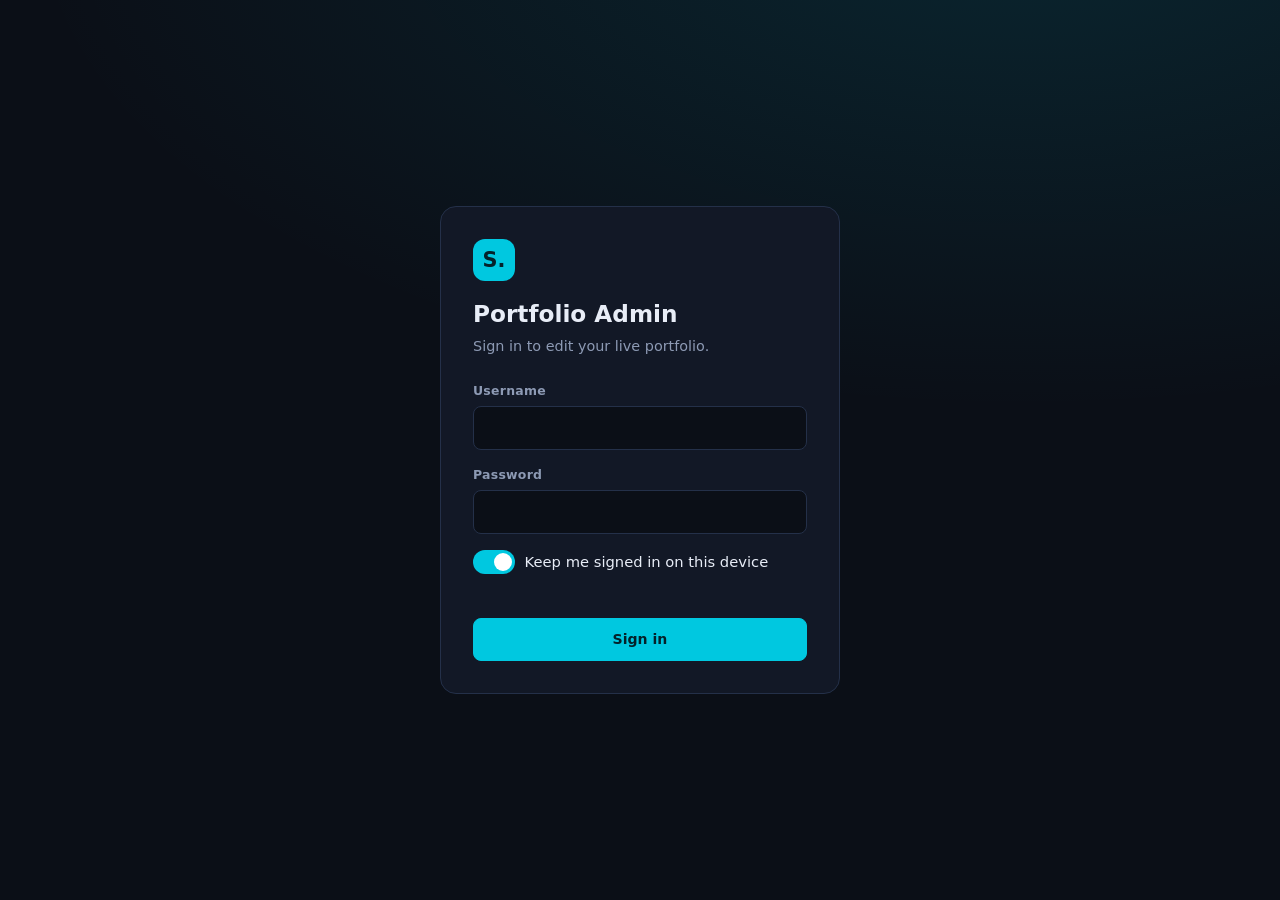
<file: admin/index.html>
<!DOCTYPE html>
<html lang="en">
<head>
<meta charset="UTF-8">
<meta name="viewport" content="width=device-width, initial-scale=1.0">
<meta name="robots" content="noindex,nofollow">
<title>Portfolio Admin</title>
<link rel="icon" href="data:image/svg+xml,<svg xmlns='http://www.w3.org/2000/svg' viewBox='0 0 100 100'><text y='.9em' font-size='90'>⚙️</text></svg>">
<link rel="stylesheet" href="admin.css">
</head>
<body>

<!-- LOGIN -->
<div id="login" hidden>
  <form class="login-card" id="loginForm" autocomplete="on">
    <div class="mark">S.</div>
    <h1>Portfolio Admin</h1>
    <p class="sub">Sign in to edit your live portfolio.</p>
    <div class="field"><label for="lu">Username</label><input id="lu" name="username" autocomplete="username" autocapitalize="none" required></div>
    <div class="field"><label for="lp">Password</label><input id="lp" name="password" type="password" autocomplete="current-password" required></div>
    <label class="toggle" style="margin-bottom:1rem"><input type="checkbox" id="lkeep" checked><span>Keep me signed in on this device</span></label>
    <div class="err" id="lerr"></div>
    <button class="btn primary" style="width:100%" type="submit" id="lbtn">Sign in</button>
  </form>
</div>

<!-- APP -->
<div id="app" hidden>
  <header class="top">
    <h1><div class="mark">S.</div><span class="txt">Portfolio Admin</span></h1>
    <span class="pill" id="status">Loading…</span>
    <button class="btn only-small" id="btnPreview">👁 Preview</button>
    <a class="btn" id="btnView" href="../index.html" target="_blank" rel="noopener">View site ↗</a>
    <button class="btn primary" id="btnPublish">🚀 Publish</button>
  </header>
  <nav class="side" id="side"></nav>
  <main class="main" id="main"></main>
  <aside class="preview" id="preview">
    <div class="pv-bar">
      <b>Live preview</b>
      <button class="btn sm" id="pvDesk">🖥 Desktop</button>
      <button class="btn sm" id="pvMob">📱 Mobile</button>
      <button class="btn sm only-small" id="pvClose">✕ Close</button>
    </div>
    <div class="pv-stage" id="pvStage"><iframe id="pvFrame" title="Preview"></iframe></div>
  </aside>
</div>

<div id="modalRoot"></div>
<div id="toasts"></div>
<script src="../assets/site.js"></script>
<script src="admin.js"></script>
</body>
</html>
</file>
<file: admin/admin.css>
:root{
  --bg:#0b0f17;--panel:#121826;--panel2:#171f30;--line:#243049;--text:#e8edf7;--muted:#8d9ab4;
  --brand:#00c8e0;--brand-ink:#04222a;--danger:#ff5d6c;--ok:#35d49a;--warn:#ffb84a;--r:10px;
  font-family:system-ui,-apple-system,"Segoe UI",Roboto,sans-serif;color-scheme:dark;
}
*{box-sizing:border-box;margin:0;padding:0}
html,body{height:100%}
body{background:var(--bg);color:var(--text);font-size:15px;line-height:1.5}
[hidden]{display:none!important}
button{font:inherit;color:inherit;cursor:pointer;border:0;background:none}
input,select,textarea{font:inherit;color:var(--text);background:var(--bg);border:1px solid var(--line);border-radius:8px;padding:.6rem .75rem;width:100%;outline:none;transition:border-color .15s,box-shadow .15s}
input:focus,select:focus,textarea:focus{border-color:var(--brand);box-shadow:0 0 0 3px rgba(0,200,224,.15)}
textarea{resize:vertical;min-height:90px}
select{appearance:none;background-image:url("data:image/svg+xml,%3Csvg xmlns='http://www.w3.org/2000/svg' width='12' height='8'%3E%3Cpath d='M1 1l5 5 5-5' fill='none' stroke='%238d9ab4' stroke-width='2'/%3E%3C/svg%3E");background-repeat:no-repeat;background-position:right .8rem center;padding-right:2rem}
input[type=checkbox]{width:auto}
input[type=color]{padding:2px;height:42px;width:56px;cursor:pointer;flex:none}
input[type=range]{padding:0;accent-color:var(--brand)}

/* buttons */
a.btn{color:var(--text);text-decoration:none}
.btn{display:inline-flex;align-items:center;justify-content:center;gap:.45rem;padding:.6rem 1.1rem;border-radius:8px;border:1px solid var(--line);background:var(--panel2);font-weight:600;font-size:.88rem;transition:transform .12s,background .15s,border-color .15s;white-space:nowrap}
.btn:hover{border-color:#3a4c72;background:#1d2840}
.btn:active{transform:translateY(1px)}
.btn.primary{background:var(--brand);border-color:var(--brand);color:var(--brand-ink)}
.btn.primary:hover{background:#2ad6ec}
.btn.danger{color:var(--danger)}
.btn.danger:hover{border-color:var(--danger);background:rgba(255,93,108,.08)}
.btn.sm{padding:.35rem .65rem;font-size:.8rem}
.btn.icon{padding:.35rem .55rem;min-width:34px}
.btn[disabled]{opacity:.4;pointer-events:none}

/* login */
#login{min-height:100%;display:grid;place-items:center;padding:1.5rem;background:radial-gradient(1000px 500px at 80% -10%,rgba(0,200,224,.12),transparent),var(--bg)}
.login-card{width:100%;max-width:400px;background:var(--panel);border:1px solid var(--line);border-radius:16px;padding:2rem}
.login-card h1{font-size:1.45rem;margin-bottom:.25rem}
.login-card p.sub{color:var(--muted);margin-bottom:1.5rem;font-size:.9rem}
.login-card .field{margin-bottom:1rem}
.err{color:var(--danger);font-size:.85rem;min-height:1.2rem;margin-bottom:.6rem}
.mark{width:42px;height:42px;border-radius:12px;background:var(--brand);color:var(--brand-ink);display:grid;place-items:center;font-weight:800;font-size:1.3rem;margin-bottom:1rem}

/* shell */
#app{height:100%;display:grid;grid-template-rows:auto minmax(0,1fr);grid-template-columns:230px minmax(0,1fr) minmax(0,42%)}
.top{grid-column:1/-1;display:flex;align-items:center;gap:.75rem;padding:.7rem 1.1rem;background:var(--panel);border-bottom:1px solid var(--line);position:relative;z-index:5}
.top h1{font-size:1rem;font-weight:700;margin-right:auto;display:flex;align-items:center;gap:.6rem}
.top h1 .mark{width:30px;height:30px;font-size:1rem;margin:0;border-radius:8px}
.pill{font-size:.75rem;padding:.25rem .7rem;border-radius:99px;border:1px solid var(--line);color:var(--muted);white-space:nowrap}
.pill.dirty{color:var(--warn);border-color:rgba(255,184,74,.5);background:rgba(255,184,74,.08)}
.pill.clean{color:var(--ok);border-color:rgba(53,212,154,.4)}
.side{background:var(--panel);border-right:1px solid var(--line);overflow:auto;padding:.8rem .6rem}
.side button{display:flex;align-items:center;gap:.7rem;width:100%;text-align:left;padding:.62rem .8rem;border-radius:8px;color:var(--muted);font-weight:500;font-size:.92rem}
.side button:hover{background:var(--panel2);color:var(--text)}
.side button.on{background:rgba(0,200,224,.12);color:var(--brand)}
.side .ico{width:20px;text-align:center;flex:none}
.side hr{border:0;border-top:1px solid var(--line);margin:.6rem .4rem}
.main{overflow:auto;padding:1.5rem 1.6rem 6rem;min-width:0}
.preview{border-left:1px solid var(--line);background:#06090f;display:flex;flex-direction:column;min-width:0}
.pv-bar{display:flex;gap:.5rem;align-items:center;padding:.5rem .8rem;border-bottom:1px solid var(--line);font-size:.8rem;color:var(--muted)}
.pv-bar b{margin-right:auto;font-weight:600;color:var(--text)}
.pv-stage{flex:1;overflow:hidden;position:relative;display:flex;justify-content:center}
.pv-stage iframe{border:0;background:#000;position:absolute;top:0;left:50%;transform-origin:top center}
.pv-stage.mobile iframe{border:8px solid #1b2436;border-radius:26px;top:12px}

/* panels */
.panel>h2{font-size:1.35rem;margin-bottom:.2rem}
.panel>p.lead{color:var(--muted);margin-bottom:1.4rem;max-width:62ch}
.card{background:var(--panel);border:1px solid var(--line);border-radius:14px;padding:1.2rem;margin-bottom:1.1rem}
.card>h3{font-size:1rem;margin-bottom:.15rem}
.card>p.hint{color:var(--muted);font-size:.85rem;margin-bottom:1rem}
.grid2{display:grid;grid-template-columns:1fr 1fr;gap:.9rem}
.field{display:flex;flex-direction:column;gap:.35rem;margin-bottom:.9rem;min-width:0}
.field:last-child{margin-bottom:0}
.field>label,.lbl{font-size:.78rem;font-weight:600;color:var(--muted);letter-spacing:.02em}
.help{font-size:.78rem;color:var(--muted)}
.row{display:flex;gap:.6rem;align-items:center}
.row.wrap{flex-wrap:wrap}
.spacer{flex:1}
.toggle{display:flex;align-items:center;gap:.6rem;cursor:pointer;font-size:.92rem}
.toggle input{width:42px;height:24px;appearance:none;background:var(--line);border-radius:99px;position:relative;cursor:pointer;transition:background .15s;border:0;padding:0;flex:none}
.toggle input::after{content:"";position:absolute;top:3px;left:3px;width:18px;height:18px;border-radius:50%;background:#fff;transition:transform .15s}
.toggle input:checked{background:var(--brand)}
.toggle input:checked::after{transform:translateX(18px)}
.colorfield{display:flex;gap:.5rem}
.item{background:var(--panel2);border:1px solid var(--line);border-radius:12px;padding:.9rem;margin-bottom:.7rem}
.item-head{display:flex;gap:.4rem;align-items:center;margin-bottom:.7rem}
.item-head .t{font-weight:600;font-size:.88rem;margin-right:auto;overflow:hidden;text-overflow:ellipsis;white-space:nowrap}
.tags{display:flex;flex-wrap:wrap;gap:.4rem;padding:.45rem;background:var(--bg);border:1px solid var(--line);border-radius:8px}
.tags:focus-within{border-color:var(--brand)}
.tag{display:inline-flex;align-items:center;gap:.35rem;padding:.2rem .35rem .2rem .7rem;background:rgba(0,200,224,.12);color:var(--brand);border-radius:99px;font-size:.85rem}
.tag button{width:20px;height:20px;border-radius:50%;line-height:1;color:var(--brand)}
.tag button:hover{background:rgba(0,200,224,.25)}
.tags input{border:0;background:transparent;box-shadow:none!important;flex:1;min-width:110px;padding:.25rem .4rem}
.imgf{display:flex;gap:.8rem;align-items:center}
.imgf .th{width:84px;height:84px;border-radius:10px;background:var(--bg) center/cover no-repeat;border:1px dashed var(--line);flex:none;display:grid;place-items:center;color:var(--muted);font-size:.7rem;text-align:center}
.imgf .th.has{border-style:solid}
.drop{display:grid;place-items:center;gap:.35rem;text-align:center;padding:2rem 1rem;border:2px dashed #2f4066;border-radius:14px;cursor:pointer;background:rgba(0,200,224,.03);transition:all .15s}
.drop:hover,.drop.over{border-color:var(--brand);background:rgba(0,200,224,.08)}
.drop b{font-size:1.02rem}.drop span{color:var(--muted);font-size:.85rem}
.stage{display:grid;grid-template-columns:72px 1fr;gap:.8rem;align-items:start;background:var(--panel2);border:1px solid var(--line);border-radius:12px;padding:.7rem;margin-top:.7rem}
.stage .th{width:72px;height:72px;border-radius:8px;background:var(--bg) center/cover}
.stage .f{display:grid;grid-template-columns:1.6fr 1fr 130px auto;gap:.5rem;align-items:center}
.gal{display:grid;grid-template-columns:repeat(auto-fill,minmax(210px,1fr));gap:.8rem}
.gal .g{background:var(--panel2);border:1px solid var(--line);border-radius:12px;overflow:hidden;display:flex;flex-direction:column}
.gal .g .pic{aspect-ratio:4/3;background:var(--bg) center/cover;position:relative;cursor:pointer}
.gal .g .pic:hover::after{content:"Change image";position:absolute;inset:0;background:rgba(0,0,0,.55);display:grid;place-items:center;font-size:.85rem;font-weight:600}
.gal .g .bd{padding:.6rem;display:grid;gap:.45rem}
.gal .g .bar{display:flex;gap:.3rem;padding:0 .6rem .6rem}
.gal .g .bar .btn{flex:1}
.presets{display:grid;grid-template-columns:repeat(auto-fill,minmax(150px,1fr));gap:.7rem}
.preset{border:1px solid var(--line);border-radius:12px;padding:.6rem;text-align:left;background:var(--panel2);transition:border-color .15s}
.preset:hover{border-color:var(--brand)}
.preset .sw{display:flex;height:34px;border-radius:7px;overflow:hidden;margin-bottom:.5rem}
.preset .sw i{flex:1}
.preset span{font-size:.82rem;font-weight:600}
.fontprev{margin-top:.35rem;font-size:1.25rem;color:var(--text)}
.note{display:flex;gap:.7rem;padding:.8rem 1rem;border-radius:10px;background:rgba(255,184,74,.08);border:1px solid rgba(255,184,74,.3);color:#ffd9a0;font-size:.86rem;margin-bottom:1rem}
.note.info{background:rgba(0,200,224,.07);border-color:rgba(0,200,224,.25);color:#a6eaf3}
.steps{counter-reset:s;list-style:none;display:grid;gap:.55rem;font-size:.88rem;color:var(--muted)}
.steps li{counter-increment:s;padding-left:2rem;position:relative}
.steps li::before{content:counter(s);position:absolute;left:0;top:0;width:22px;height:22px;border-radius:50%;background:var(--panel2);border:1px solid var(--line);display:grid;place-items:center;font-size:.72rem;color:var(--text)}
.steps b{color:var(--text)}
.steps a{color:var(--brand)}
code{background:var(--bg);border:1px solid var(--line);border-radius:5px;padding:.05rem .35rem;font-size:.82em}

/* modal + toast */
.modal{position:fixed;inset:0;background:rgba(3,6,12,.75);display:grid;place-items:center;z-index:50;padding:1rem}
.modal .box{background:var(--panel);border:1px solid var(--line);border-radius:16px;padding:1.5rem;width:100%;max-width:460px;max-height:90vh;overflow:auto}
.modal h3{margin-bottom:.4rem}
.modal p{color:var(--muted);font-size:.9rem;margin-bottom:1rem}
.modal .actions{display:flex;gap:.6rem;justify-content:flex-end;margin-top:1.2rem}
.log{font-family:ui-monospace,Menlo,monospace;font-size:.78rem;color:var(--muted);background:var(--bg);border:1px solid var(--line);border-radius:8px;padding:.7rem;max-height:200px;overflow:auto;white-space:pre-wrap;margin-top:.8rem}
.bar-p{height:6px;background:var(--line);border-radius:9px;overflow:hidden;margin:.8rem 0}
.bar-p i{display:block;height:100%;width:0;background:var(--brand);transition:width .3s}
#toasts{position:fixed;bottom:1rem;left:50%;transform:translateX(-50%);display:grid;gap:.5rem;z-index:80;width:min(92vw,420px)}
.toast{background:#1d2840;border:1px solid #33466c;padding:.7rem 1rem;border-radius:10px;font-size:.88rem;box-shadow:0 10px 30px rgba(0,0,0,.4);animation:up .25s}
.toast.err{border-color:var(--danger);color:#ffc2c8}
.toast.ok{border-color:var(--ok)}
@keyframes up{from{opacity:0;transform:translateY(8px)}}
.only-small{display:none}

/* responsive */
@media(max-width:1180px){
  #app{grid-template-columns:200px minmax(0,1fr)}
  .preview{position:fixed;inset:0;z-index:40;display:none;border:0}
  .preview.show{display:flex}
  .only-small{display:inline-flex}
}
@media(max-width:760px){
  #app{grid-template-columns:1fr;grid-template-rows:auto auto minmax(0,1fr)}
  .side{display:flex;overflow-x:auto;padding:.4rem;border-right:0;border-bottom:1px solid var(--line);gap:.2rem;scrollbar-width:thin}
  .side button{width:auto;white-space:nowrap;padding:.5rem .8rem;flex:none}
  .side hr{display:none}
  .main{padding:1rem 1rem 6rem}
  .grid2,.stage .f{grid-template-columns:1fr}
  .top{flex-wrap:wrap;padding:.6rem .8rem}
  .top h1 span.txt{display:none}
  .pill{display:none}
  .stage{grid-template-columns:56px 1fr}.stage .th{width:56px;height:56px}
}
</file>
